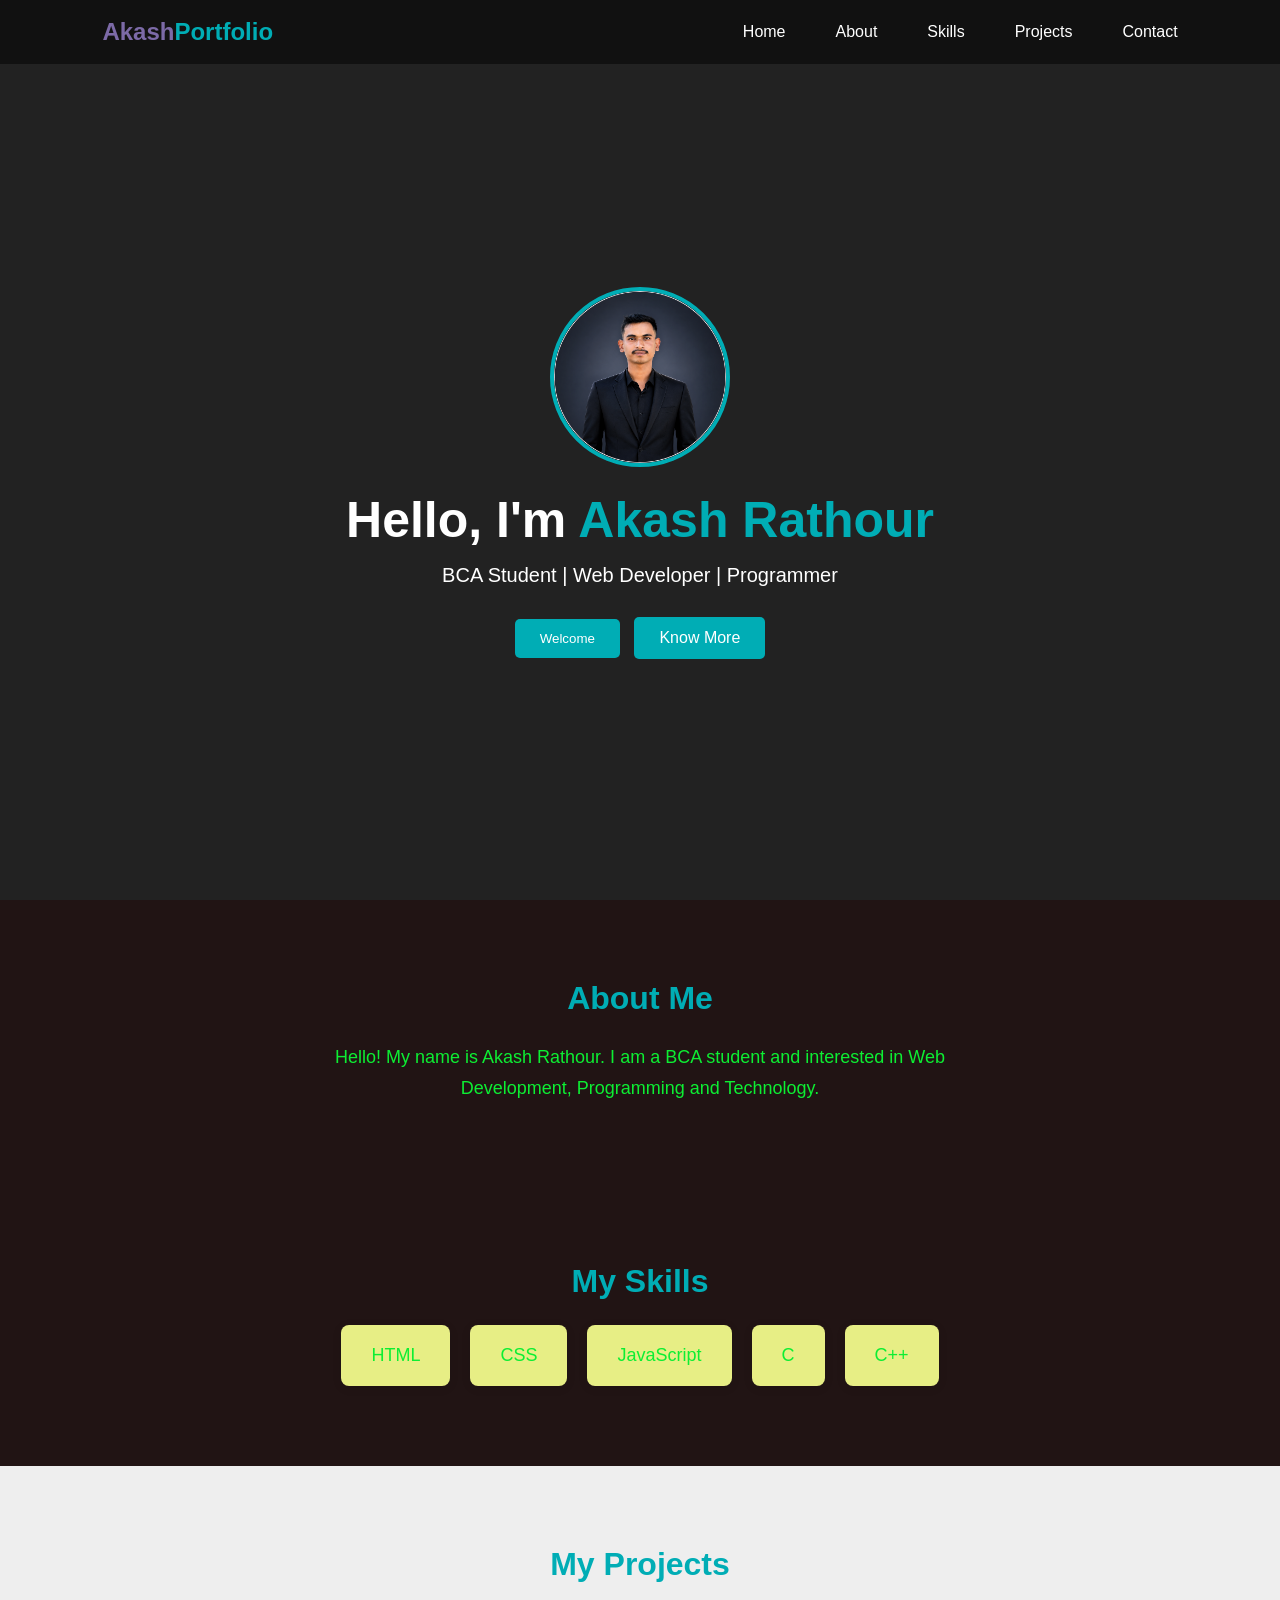
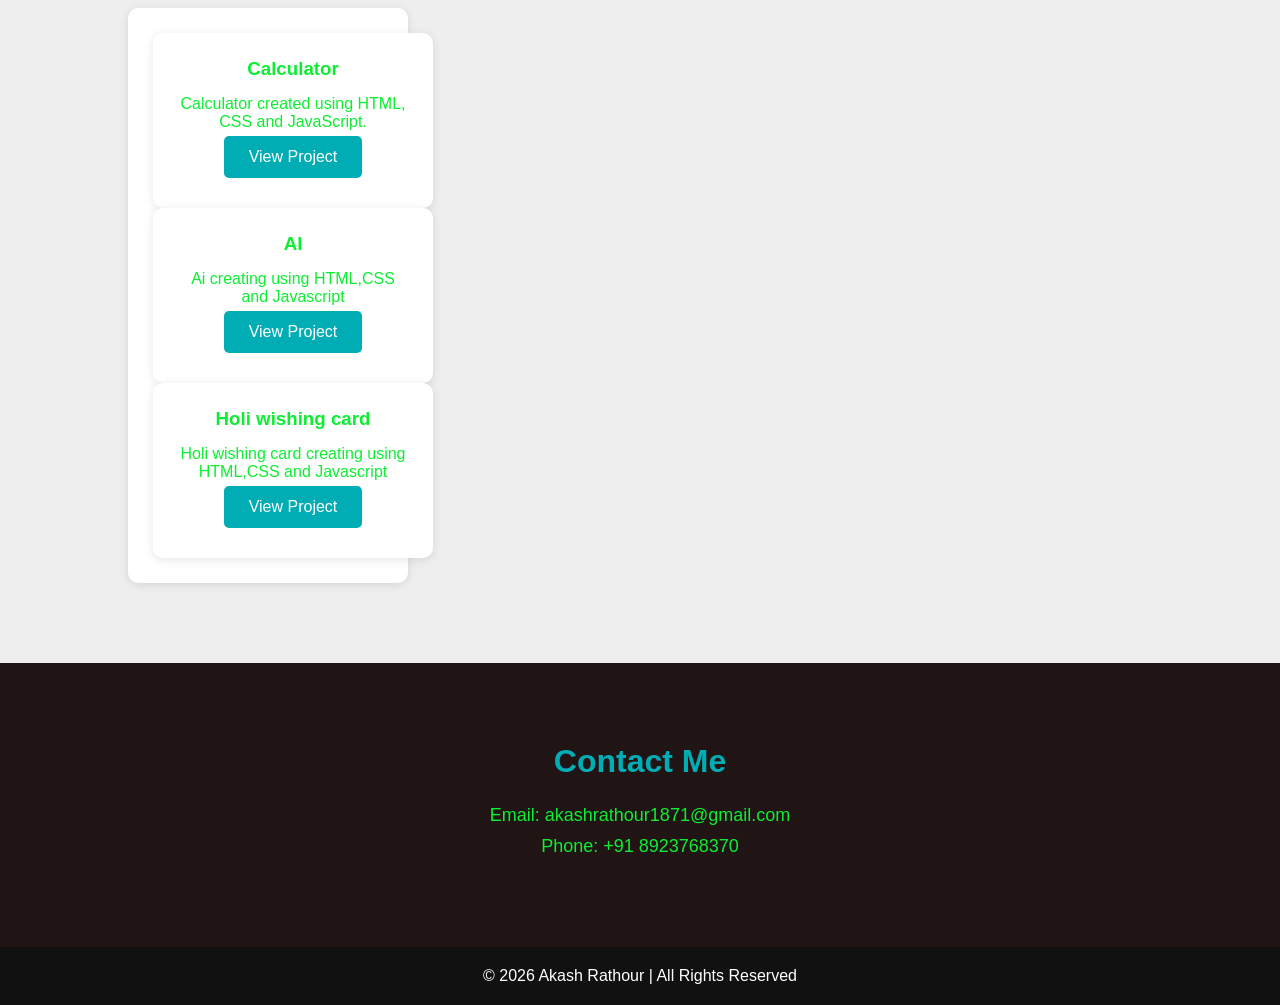
<file: index.html>
<!DOCTYPE html>
<html lang="en">

<head>
    <meta charset="UTF-8">
    <meta name="viewport" content="width=device-width, initial-scale=1.0">

    <title>Akash Rathour | Portfolio</title>

    <!-- CSS File -->
    <link rel="stylesheet" href="style.css">
</head>

<body>

    <!-- Navbar -->
    <nav>
        <div class="logo">
            Akash<span>Portfolio</span>
        </div>

        <ul>
            <li><a href="#home">Home</a></li>
            <li><a href="#about">About</a></li>
            <li><a href="#skills">Skills</a></li>
            <li><a href="#projects">Projects</a></li>
            <li><a href="#contact">Contact</a></li>
        </ul>
    </nav>


    <!-- Home Section -->
    <section class="home" id="home">

        <div class="home-content">

           <img src="Akash.png" alt="Akash Photo" class="profile-img">
            <h1>
                Hello, I'm <span>Akash Rathour</span>
            </h1>

            <p>
                BCA Student | Web Developer | Programmer
            </p>

            <button onclick="showMessage()">
                Welcome
            </button>

            <a href="#about" class="btn">
                Know More
            </a>

        </div>

    </section>


    <!-- About Section -->
    <section class="about" id="about">

        <h2>About Me</h2>

        <p>
            Hello! My name is Akash Rathour. I am a BCA student
            and interested in Web Development, Programming and
            Technology.
        </p>

    </section>


    <!-- Skills Section -->
    <section id="skills">

        <h2>My Skills</h2>

        <div class="skill-box">

            <div class="skill">HTML</div>
            <div class="skill">CSS</div>
            <div class="skill">JavaScript</div>
            <div class="skill">C</div>
            <div class="skill">C++</div>

        </div>

    </section>


    <!-- Projects Section -->
    <section class="projects" id="projects">

        <h2>My Projects</h2>

        <div class="project">
           
            <div class="project">

                <h3>Calculator</h3>

                <p>
                    Calculator created using
                    HTML, CSS and JavaScript.
                </p>
          <a href="https://akashrathour1871.github.io/Calculator/" class="btn">View Project</a>

            </div>


            <div class="project">

                <h3>AI</h3>

                <p>
                    Ai creating using HTML,CSS and Javascript
                </p>
                  <a href=" https://akashrathour1871.github.io/AI/" class="btn">View Project</a>

            </div>


            <div class="project">

                <h3>Holi wishing card</h3>

                <p>
                    Holi wishing card creating using HTML,CSS and Javascript
                </p>
                <a href="https://akashrathour1871.github.io/Wishing_Card/" class="btn">View Project</a>

            </div>

        </div>

    </section>  


    <!-- Contact Section -->
    <section class="contact" id="contact">

        <h2>Contact Me</h2>

        <p>Email: akashrathour1871@gmail.com</p>

        <p>Phone: +91 8923768370</p>

    </section>

    <!-- Footer -->
    <footer>

        <p>
            © 2026 Akash Rathour | All Rights Reserved
        </p>

    </footer>
       
</script>

</body>

</html>
</file>
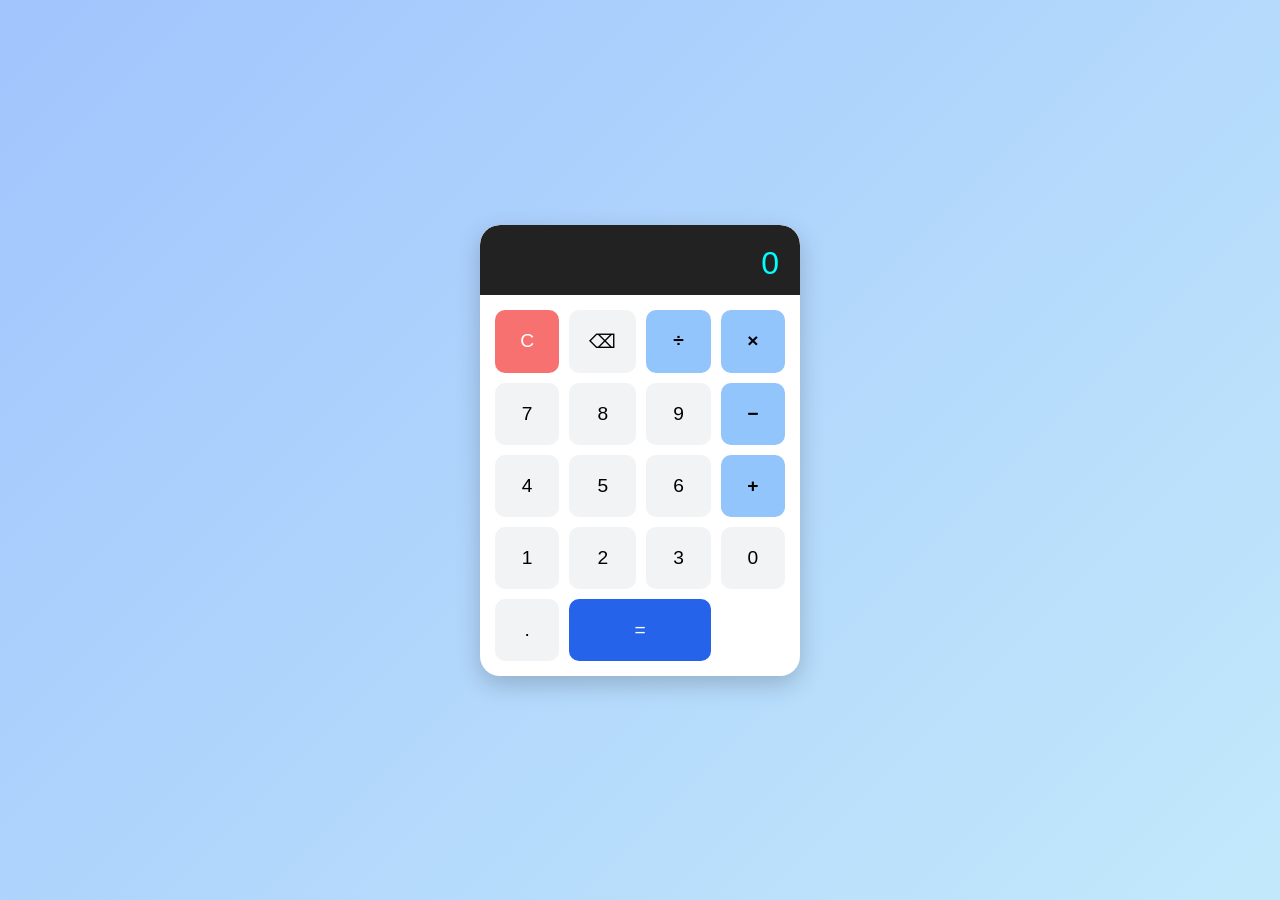
<file: Calculator.html>
<!DOCTYPE html>
<html lang="en">
<head>
  <meta charset="UTF-8">
  <meta name="viewport" content="width=device-width, initial-scale=1.0">
  <title>Basic Calculator</title>
  <style>
    body {
      background: linear-gradient(135deg, #a1c4fd, #c2e9fb);
      font-family: 'Poppins', sans-serif;
      display: flex;
      justify-content: center;
      align-items: center;
      height: 100vh;
      margin: 0;
    }

    .calculator {
      width: 320px;
      background: #fff;
      border-radius: 20px;
      box-shadow: 0 8px 25px rgba(0,0,0,0.2);
      overflow: hidden;
    }

    .display {
      background: #222;
      color: #0ff;
      font-size: 2em;
      text-align: right;
      padding: 20px;
      border-top-left-radius: 20px;
      border-top-right-radius: 20px;
      height: 70px;
      box-sizing: border-box;
      letter-spacing: 1px;
    }

    .buttons {
      display: grid;
      grid-template-columns: repeat(4, 1fr);
      gap: 10px;
      padding: 15px;
    }

    button {
      background: #f1f3f4;
      border: none;
      border-radius: 10px;
      font-size: 1.2em;
      padding: 20px;
      cursor: pointer;
      transition: all 0.2s ease;
    }

    button:hover {
      background: #dbeafe;
      transform: scale(1.05);
    }

    button.operator {
      background: #93c5fd;
      color: #000;
      font-weight: bold;
    }

    button.equal {
      background: #2563eb;
      color: #fff;
      grid-column: span 2;
    }

    button.clear {
      background: #f87171;
      color: #fff;
    }
  </style>
</head>
<body>

  <div class="calculator">
    <div id="display" class="display">0</div>
    <div class="buttons">
      <button class="clear" onclick="clearDisplay()">C</button>
      <button onclick="deleteLast()">⌫</button>
      <button class="operator" onclick="appendOperator('/')">÷</button>
      <button class="operator" onclick="appendOperator('*')">×</button>

      <button onclick="appendNumber('7')">7</button>
      <button onclick="appendNumber('8')">8</button>
      <button onclick="appendNumber('9')">9</button>
      <button class="operator" onclick="appendOperator('-')">−</button>

      <button onclick="appendNumber('4')">4</button>
      <button onclick="appendNumber('5')">5</button>
      <button onclick="appendNumber('6')">6</button>
      <button class="operator" onclick="appendOperator('+')">+</button>

      <button onclick="appendNumber('1')">1</button>
      <button onclick="appendNumber('2')">2</button>
      <button onclick="appendNumber('3')">3</button>
      <button onclick="appendNumber('0')">0</button>

      <button onclick="appendNumber('.')">.</button>
      <button class="equal" onclick="calculate()">=</button>
    </div>
  </div>

  <script>
    const display = document.getElementById('display');
    let currentInput = '';

    function appendNumber(num) {
      if (currentInput === '0' && num !== '.') currentInput = '';
      currentInput += num;
      updateDisplay();
    }

    function appendOperator(op) {
      if (currentInput === '') return;
      if (/[+\-*/]$/.test(currentInput)) return;
      currentInput += op;
      updateDisplay();
    }

    function clearDisplay() {
      currentInput = '';
      updateDisplay();
    }

    function deleteLast() {
      currentInput = currentInput.slice(0, -1);
      updateDisplay();
    }

    function calculate() {
      try {
        currentInput = eval(currentInput).toString();
      } catch {
        currentInput = 'Error';
      }
      updateDisplay();
    }

    function updateDisplay() {
      display.textContent = currentInput || '0';
    }

    // ✅ Keyboard Support
    document.addEventListener('keydown', (event) => {
      const key = event.key;
      if (!isNaN(key) || key === '.') appendNumber(key);
      else if (['+', '-', '*', '/'].includes(key)) appendOperator(key);
      else if (key === 'Enter') calculate();
      else if (key === 'Backspace') deleteLast();
      else if (key === 'Escape') clearDisplay();
    });
  </script>

</body>
</html>
</file>
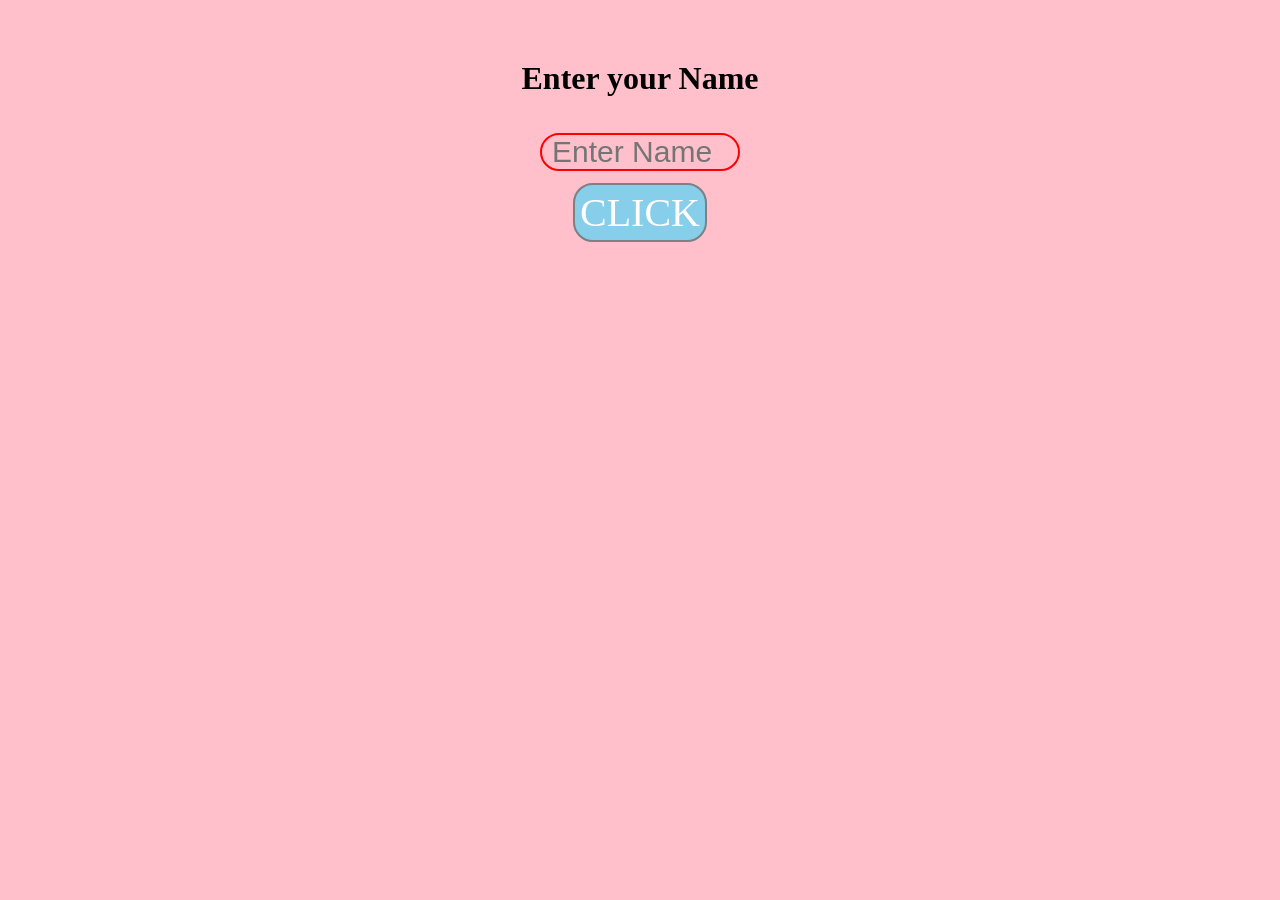
<file: DIMS.html>
<html  lang="en">
    <head>
        <style>
            *{
                padding:0;
                margin:0;

            }
            body{
                background:pink;


            }
            .main{
                padding-top: 60;

            }
            input{
                font-size: 30;
                width: 200px;
                border: 2px solid red;
                border-radius: 20px;
                background: transparent;
            padding-left: 10px;
        
        }
        buttom{
            padding: 5px;
            font-size: 40px;
            background: skyblue;
            color: white;
            border: 2px solid gray;
            border-radius: 20px;

        }
        .contant{
            display: none;
            font-size:30px;
            font-family: 'pacifico',cursive;
            color: red;
            text-shadow: 0 0 9px blue,
            0 0 7px #fff,
            0 0 10px #fff;


        }
        .heart{
            animation: zoom 0.2s linear;
            animation-iteration-count:infinite
            ;

        }
        </style>
        <script>
            function show(){

                var name =document.getElementById
                ('name').value;

                if(document.getElementById('name')
            .value=="")
        {
            alert('please type your Name');
        }
        else{
            document.getElementById('addname')
            .innerHTML=name;

            document.getElementById('m1').style
            .display="none";

            document.getElementById('c1').style
            .display="block";
        }
            }

        </script>
        <link rel="preconnect" href="https
        ://fonts.googleapis.com">
        <link rel ="preconnect" href="https
        ://fonts.gstatic.com" croossorigin>
        <link href="https://fonts.googleapis
        .com/css2?family=pacifico&display
        =swap" rel="stylesheet">
        <meta charset="UTF-8">
        <meta http-equiv="X-UA-compatible"
        content="IE=Edge">
        <meta name="viewport" content
        ="width=device-width, initial
        -scale=1">

        <title>HTML</title>

        <!-- HTML-->


        <!--custom style-->

    </head>

    <body>
        <div class="Main" id="m1">
            <center>
                <h1>Enter your Name</h1>
                <br>
                <br>
                <input type="text" placeholder
                ="Enter Name" id="name">
                <br>
                <br>
                <buttom onclick="show()">CLICK
                 </buttom>    

            </center>

        </div>
        <div class="contant" id="c1">
            <center>
                <h1>HAPPY</h1>

                <h1>HOLI</h1>
                <h1> MY DEAR FRIEND</h1> 
                <h2 id="addname"></h2>
                <br>
                <p>"let the colours of joy brighten your life-Happy Holi "</p>
                <p>wishing you a rainbow of happiness this Holi"</p>
                <p>celebrate love ,colours ,and happiness-Have a magical HOLI</p>
                <p>splash into joy</p>
              </center>
              
        </div>

    </body>
</html>
</file>
<file: style.css>
* {
    margin: 0;
    padding: 0;
    box-sizing: border-box;
    font-family: Arial, sans-serif;
}

html {
    scroll-behavior: smooth;
}

body {
    background: hwb(0 8% 87%);
    color: rgb(13, 238, 51);
}


/* Navbar */

nav {
    background: #111;
    padding: 18px 8%;
    display: flex;
    justify-content: space-between;
    align-items: center;
    position: fixed;
    width: 100%;
    top: 0;
    z-index: 100;
}


.logo {
    color: rgb(124, 106, 167);
    font-size: 24px;
    font-weight: bold;
}


.logo span {
    color: #00adb5;
}


nav ul {
    display: flex;
    list-style: none;
}


nav ul li {
    margin-left: 50px;
}


nav ul li a {
    color: white;
    text-decoration: none;
    font-size: 16px;
}


nav ul li a:hover {
    color: #00adb5;
}


/* Home Section */

.home {
    min-height: 100vh;
    display: flex;
    justify-content: center;
    align-items: center;
    text-align: center;
    padding: 100px 20px 50px;
    background: #222;
    color: white;
}


.home h1 {
    font-size: 50px;
    margin-bottom: 15px;
}


.home h1 span {
    color: #00adb5;
}


.home p {
    font-size: 20px;
    margin-bottom: 25px;
}


/* Button */
.profile-img {
    width: 180px;
    height: 180px;
    border-radius: 50%;
    object-fit: cover;
    border: 4px solid #00adb5;
    margin-bottom: 20px;
}
.btn,
button {
    display: inline-block;
    background: #00adb5;
    color: white;
    padding: 12px 25px;
    text-decoration: none;
    border-radius: 5px;
    border: none;
    cursor: pointer;
    margin: 5px;
}


button:hover,
.btn:hover {
    background: #008c94;
}


/* All Sections */

section {
    padding: 80px 10%;
    text-align: center;
}


section h2 {
    font-size: 32px;
    margin-bottom: 25px;
    color: #00adb5;
}


/* About */

.about p {
    max-width: 700px;
    margin: auto;
    font-size: 18px;
    line-height: 1.7;
}


/* Skills */

.skill-box {
    display: flex;
    justify-content: center;
    flex-wrap: wrap;
    gap: 20px;
}


.skill {
    background: #e7ee85;
    padding: 20px 30px;
    border-radius: 8px;
    box-shadow: 0 2px 10px rgba(0,0,0,0.1);
    font-size: 18px;
}


/* Projects */

.projects {
    background: #eeeeee;
}


.project-box {
    display: flex;
    justify-content: center;
    flex-wrap: wrap;
    gap: 25px;
}


.project {
    background: white;
    width: 280px;
    padding: 25px;
    border-radius: 10px;
    box-shadow: 0 2px 10px rgba(0,0,0,0.1);
}


.project h3 {
    margin-bottom: 15px;
}


/* Contact */

.contact p {
    font-size: 18px;
    margin: 10px;
}


/* Footer */

footer {
    background: #111;
    color: white;
    text-align: center;
    padding: 20px;
}
form {
    max-width: 500px;
    margin: auto;
    display: flex;
    flex-direction: column;
    gap: 15px;
}

form input,
form textarea {
    width: 100%;
    padding: 15px;
    border: 1px solid #ccc;
    border-radius: 5px;
    font-size: 16px;
}

form textarea {
    resize: none;
}

form button {
    background: #00adb5;
    color: white;
    border: none;
    padding: 15px;
    font-size: 16px;
    border-radius: 5px;
    cursor: pointer;
}

form button:hover {
    background: #008c93;
}

/* Mobile Responsive */

@media (max-width: 600px) {

    nav {
        flex-direction: column;
    }

    nav ul {
        margin-top: 10px;
    }

    nav ul li {
        margin: 0 10px;
    }

    .home h1 {
        font-size: 35px;
    }

}
</file>
